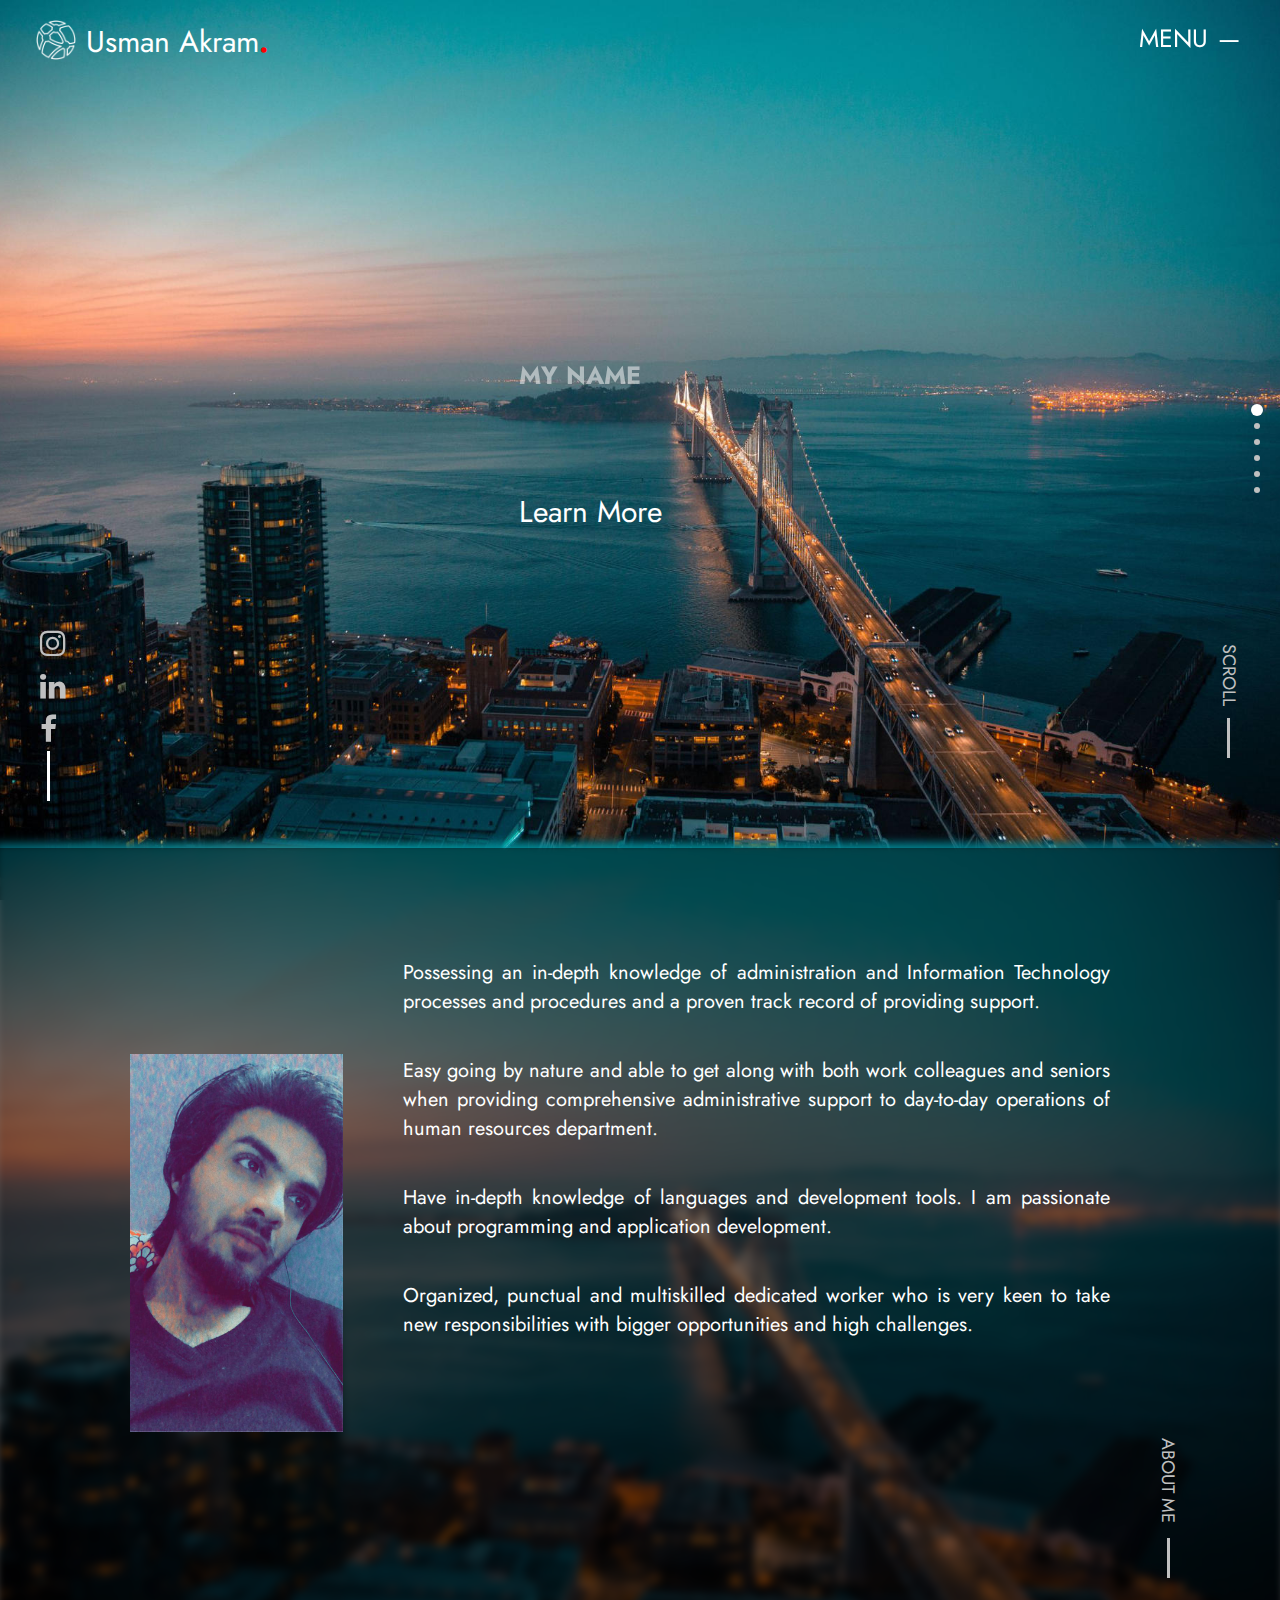
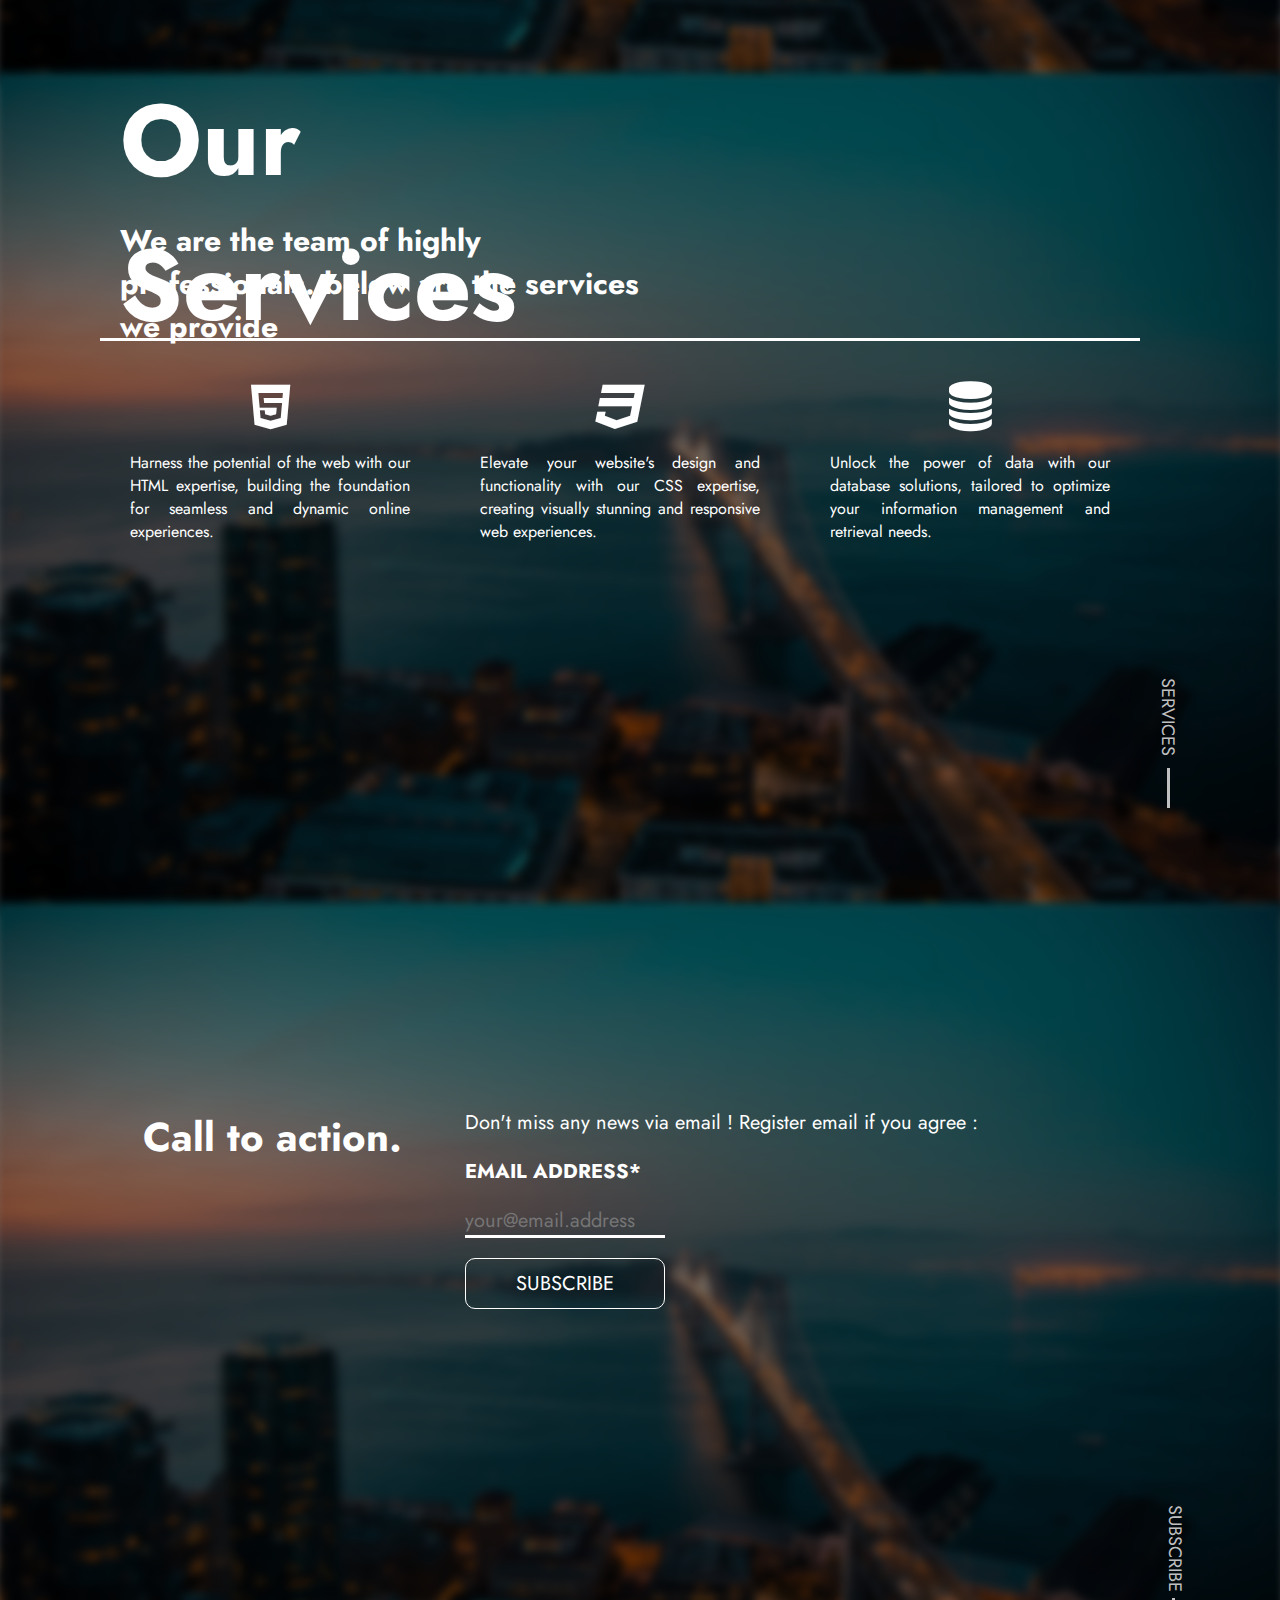
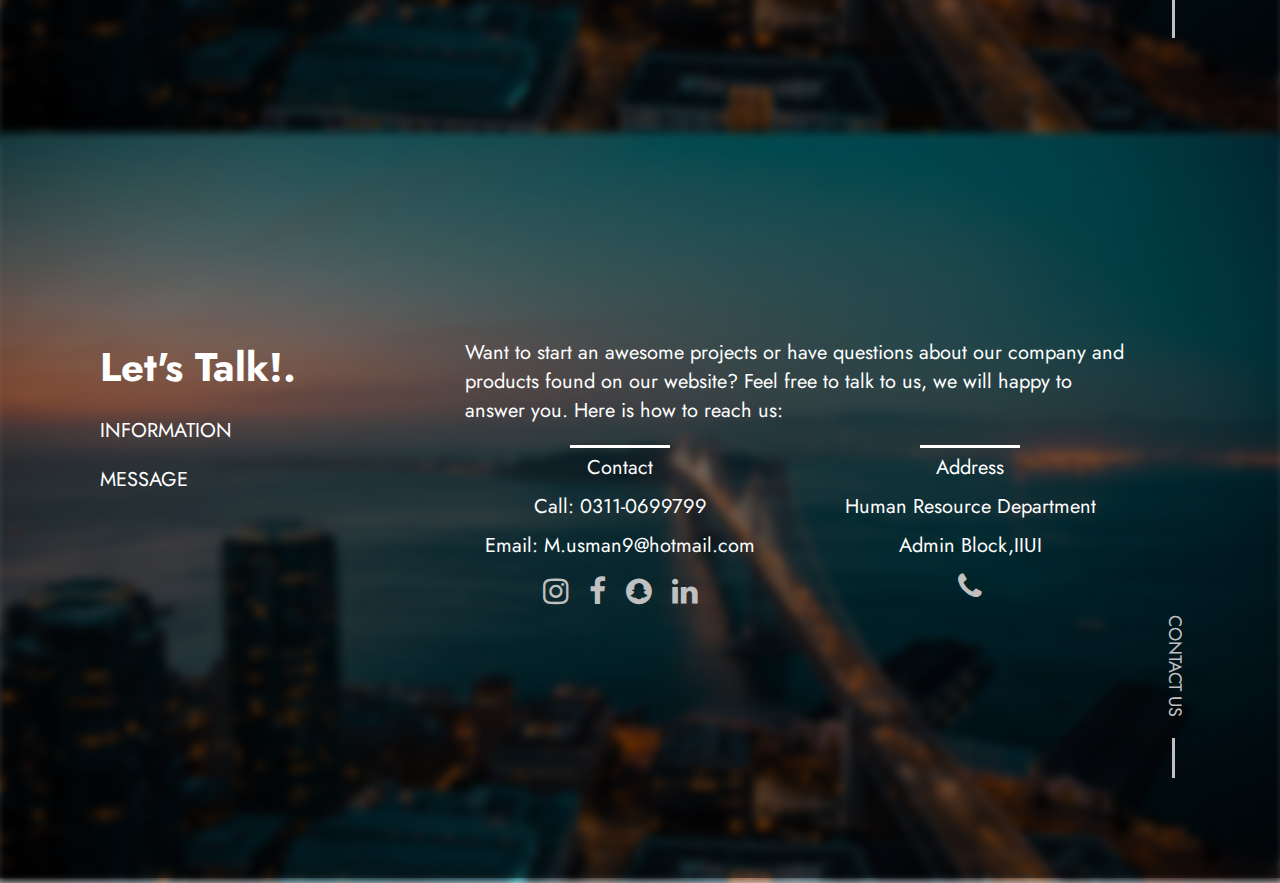
<file: index.html>
<!DOCTYPE html>
<html lang="en">
<head>
    <meta charset="UTF-8">
    <meta name="viewport" content="width=device-width, initial-scale=1.0">
     <title>Portfolio - Usman Akram</title>

     <link rel="stylesheet" href="assets/css/style.css">
     <link rel="stylesheet" href="https://fonts.googleapis.com/css?family=Jost|Montserrat|Open+Sans&display=swap">
     <link rel="stylesheet" href="https://cdnjs.cloudflare.com/ajax/libs/font-awesome/4.7.0/css/font-awesome.min.css">
    
<link href="https://fonts.googleapis.com/css2?family=Megrim&family=Space+Mono&display=swap" rel="stylesheet">
</head>
<body>
   <section id="home" class="container">
    <div class="logo">
        <img src="assets/img/logo.png" alt="Logo" />
        <span>Usman Akram<strong>.</strong></span>
    </div> 
  <div class="navbar">
      
        <button id="menu-button">MENU</button>
    </div>
    <div class="blur-background">
        <nav class="nav-menu">
            
            <div class="ico">
                <span class="horizon"></span>
                <a href="https://instagram.com/sh.a9i" target="_blank"><i class="fa fa-instagram"></i></a> 
                <a href="https://www.facebook.com/FlyynR" target="_blank"><i class="fa fa-facebook"></i></a>
                <a href="https://www.linkedin.com/in/usmanakram9" target="_blank"><i class="fa fa-linkedin"></i></a>
               
        </div>
            <ul class="nav-menu-item">
                <li><a href="index.html">Home</a></li>
               
                <li><a href="#about">About</a></li>
              
            </ul>
            <ul class="nav-menu-item2">
                <li><a href="#service">Services</a></li>
                <li><a href="#subscribe">Subscribe</a></li>

                <li><a href="#contactus">Contact</a></li>
            </ul>
         <div class="copy">
           <p>&copy; Copyright- Usman Akram</p>
         </div>
        </nav>  
       
        <div class="vertical-line"></div>
       
    </div>

  
</section>

<section id="banner" class="banner">
    <div class="left">
        <a href="https://instagram.com/sh.a9i" target="_blank"><i class="fa fa-instagram"></i></a> 

        <a href="https://www.linkedin.com/in/usmanakram9"><i class="fa fa-linkedin"></i></a>
        <a href="https://www.facebook.com/FlyynR" target="_blank"><i class="fa fa-facebook"></i></a>
        <div class="left-line"></div>
    </div>
   <div class="head">
    <h1>
        <span class="light"></span>
        <span class="normal"></span>
      </h1>
      

      <p>Learn More</p>
      <div class="arr">
      <div class="down-line line1"></div><div class="down-line line2"></div>
    </div>
      
    </div>
    <div class="scrol">
        <p class="vert">SCROLL</p>
    <div class="lf"></div>
</div>
    <div class="right">
       
        <ul class="dots-navigation">
            <li class="dot active"></li>
            <li class="dot"></li>
            <li class="dot"></li>
            <li class="dot"></li>
            <li class="dot"></li>
            <li class="dot"></li>
          
        </ul>
    </div>
   
</section>

<section id="about" class="about">
    <div class="pic">
        
       <img src="./assets/img/usm.jpeg" alt="">
    </div>
    <div class="des">
        <p class="one">Possessing an in-depth knowledge of administration and Information Technology processes and
            procedures and a proven track record of providing support.</p>
        <p class="two">Easy going by nature and able to get along with
            both work colleagues and seniors when providing comprehensive administrative support to day-to-day
            operations of human resources department.</p>
        <p class="three">Have in-depth knowledge of languages and development
            tools. I am passionate about programming and application development.</p>
            <p class="four">Organized, punctual and multiskilled dedicated worker who is very keen to take new responsibilities with bigger opportunities and high
                challenges.
                </p>
    </div>
    <div class="abscrol">
        <p class="abvert">ABOUT ME</p>
    <div class="ablf"></div>
</div>
</section>

<section id="service" class="service">
    <div class="servicet">
<div class="serh">
    <h1>Our Services</h1>
</div>
    <div class="serd"><h1>We are the team of highly professionals. below are the services we provide</h1>
    </div>    

    <div class="vertline"></div>
    <div class="cont">
        <div class="item1">
            <div class="iconn"> <i class="fa fa-html5"></i></div>
            <div class="serdesc"><p>Harness the potential of the web with our HTML expertise, building the foundation for seamless and dynamic online experiences.</p></div>
            
           
           
        </div>
        <div class="item2">
            <div class="iconn"><i class="fa fa-css3"></i></div> 
            <div class="serdesc"><p>Elevate your website's design and functionality with our CSS expertise, creating visually stunning and responsive web experiences.</p></div> 
        </div>
        <div class="item3">
            <div class="iconn"><i class="fa fa-database"></i></div>
            <div class="serdesc"><p>Unlock the power of data with our database solutions, tailored to optimize your information management and retrieval needs.</p></div>
            
        </div>
    </div>
    </div>
   
    
  
    <div class="service-abscrol">
        <p class="service-abvert">SERVICES</p>
        <div class="service-ablf"></div>
    </div>
    
    
</section>


<section id="subscribe" class="subscribe">
    <div class="subscribet">
<div class="subit1"><h1>Call to action.</h1></div>
<div class="subit2"><p>Don't miss any news via email ! Register email if you agree :</p>
<h4>EMAIL ADDRESS*</h4>
<input type="text" placeholder="your@email.address" />
<input type="submit" value="SUBSCRIBE" />
</div>

    </div>
   
    
    <div class="subscribe-abscrol">


        <p class="subscribe-abvert">SUBSCRIBE</p>
        <div class="subscribe-ablf"></div>
    </div>

</section>




<section id="contactus" class="contactus">
    <div class="contactust">
        <div class="contactit1">
            <h1>Let's Talk!.</h1>
        <p>INFORMATION</p>
        <p class="mes">MESSAGE</p>
    </div>
        <div class="contactit2">
            <p>Want to start an awesome projects or have questions about our company and products found on our website? Feel free to talk to us, we will happy to answer you. Here is how to reach us:</p>
           <div class="box">
            <div class="it1">
               <div class="hl"></div>
               <p>Contact</p>
               <p>Call: 0311-0699799</p>
               <p>Email: M.usman9@hotmail.com</p>
               <div class="socio">
               <a href="https://instagram.com/sh.a9i" target="_blank"> <i class="fa fa-instagram" ></i></a>
               <a href="https://www.facebook.com/FlyynR" target="_blank"> <i class="fa fa-facebook" ></i></a>
               <a href="https://t.snapchat.com/dZz5WrIQ" target="_blank"><i class="fa fa-snapchat" ></i></a>
               <a href="https://www.linkedin.com/in/usmanakram9" target="_blank"><i class="fa fa-linkedin" ></i></a>
               </div>
               
            </div>
            <div class="it2">
               <div class="hl2">
              
               </div>
               <p>Address</p>
               <p>Human Resource Department</p>
               <p>Admin Block,IIUI</p>
          
             <a href="#">  <i class="fa fa-phone"> </i> </a>
            </div>
           </div>
        </div>
    </div>
    <div class="contactus-abscrol">
        <p class="contactus-abvert">CONTACT US</p>
        <div class="contactus-ablf"></div>
    </div>
</section>




    <script src="assets/js/main.js">
 


        </script>
</body>
</html>
</file>
<file: assets/css/style.css>
* {
    margin: 0;
    padding: 0;
    font-family: "Jost", "Montserrat", "Open Sans", sans-serif;
}

body::-webkit-scrollbar {
    display: none;
  }
body{
    width: 100%;
   
    background-image: url('../img/bg-default.jpg'); 
    background-size: cover; 
  
    scrollbar-width: thin;
    scrollbar-color: transparent transparent;
    background-repeat: no-repeat;
    background-position: center;
    height: 100vh;
}
.container {
    display: flex;
   column-gap: 40px;
   
  
  
}



.logo {
    display: flex;
    padding: 20px; 
}


.logo img {
  height: 40px; 
  width: auto;
  margin-left: 16px;
 

}

.logo span{
    margin-left: 10px;
    font-size: 30px;
    color:white;
    
    font-family: "Jost", "Montserrat", "Open Sans", sans-serif;
    
}
.logo span strong{
   
    color:red;
    
    font-size: 30px;
}


.navbar {
    
    display: flex;
   
    background-color: transparent;
    padding: 10px;
    position: fixed;
    justify-content: space-between;
    top: 0;
    right: 0;
    z-index: 400; 
    
}

.blur-background {
    display: none;
    background-color: rgba(0, 0, 0, 0.2); 
    position: fixed;
    align-items: center;
    height: 100vh;
    left: 0;
    width: 100%;
    backdrop-filter: blur(5px); 
    z-index: 300;
  
    
   
}
.vertical-line {
    border-left: 3px solid white;
    margin-top:50px;
    height: 350px; 
  }



.nav-menu {
    margin-top: 50px;
    display: flex;
    margin-left: 100px;
    width: 650px;
    height: 300px;
   
    align-items: center;
  
}

.nav-menu-item{
   
   
    display: flex;
    height: 300px;
    flex-direction: column;
    justify-content: flex-start;
} 
.nav-menu-item2{
    
    display: flex;
    height: 300px;
    flex-direction: column;
    justify-content: flex-start;
}
.ico{
    display: flex;
    justify-content: end;
    align-items: end;
   height:300px ;
    /* row-gap: 20px; */
    font-size: 30px;
   
    
}
.ico a{
    color: #C0C0C0;
    padding-left: 10px;
    
}
.ico a:hover{
    color: white;
}
.horizon {
   left: 20px;
    transform: translateY(-50%);
    width: 30px; 
    height: 3px; 
    margin-bottom: 15px;
    background-color: white; 
  }

.nav-menu ul {
    list-style: none; 
    margin: 0;
    padding: 0;
}


.nav-menu li {
    
    font-size: 40px; 
    color: white;
    padding: 10px 20px;
  
    border-radius: 5px; 
    transition: background-color 0.3s; 
}

.nav-menu li:hover {
    background-color: rgba(0, 0, 0, 0.6); 
}
.nav-menu li a{
    text-decoration: none;
    color: white;
    font-family: "Jost", "Montserrat", "Open Sans", sans-serif;

}

.copy{
    height: 100%;
    display: flex;
    align-items: end;
  
}
.copy p{
color:white;
font-size: 15px;
font-family: Megrim;
}
#menu-button {
    padding-top: 10px ;
    padding-right:20px ;
    background-color: transparent;
    border: none;
    color: white;
    cursor: pointer;
    font-size: 25px;
   font-family: "Jost", "Montserrat", "Open Sans", sans-serif;
   transition: 0.5s;
}

#menu-button::after {
    content: '—';
    margin-left: 10px; 
    margin-right: 10px;
    color: white;
 
}


#menu-button.opened {
    
    transition: 0.5s;
     animation: rotateMenu 0.6s linear forwards;
}


#menu-button.opened::after {
    content: '✕'; 
    animation: fadeIn 0.5s ease;
}


@keyframes fadeIn {
    from {
        opacity: 0;
    }
    to {
        opacity: 1;
    }
}

.banner {
    display: flex;
    /* flex-direction: column; */
    justify-content: space-around;
    align-items: center;
    height: 75vh; 
    background: none; 
  
   width: 100%;

}

.head{
    display: flex;
   
    width:1100px;
    justify-content: center;
    flex-direction: column;
    align-items: center;
}

.left{
    display: flex;
    flex-direction: column;
   
    height: 100%;
    width: 50px;
   justify-content: end;
    color:white;
    margin-left: 40px;
   padding-bottom: 140px;
    position: fixed;
    left: 0;
    z-index: 200;
}
.left a{
   
    width: 30px;
   
    color: #C0C0C0;
    font-size: 30px;
    
}

.left a:hover{
    color: white;
}

.left-line {
    border-left: 3px solid white;
   margin-left: 7px;
    height:50px; 
  }

.right{
    
    display: flex;
   justify-content: end;
   align-items: center;
   
    height: 100%;
    width: 50px;
    color: white;
    margin-right: 20px;
    position: fixed;
    right: 0; 
    top: 0; 
    bottom: 0;
    z-index: 140;
   
}


.scrol{
    width: 20px;
    display: flex;
    flex-direction: column;
  
    height:100%;
    justify-content: end;
    align-items: end;
    row-gap: 10px;
    
}
.scrol:hover > .vert, .scrol:hover .lf{
    color: white 
}

.vert{
    font-size: 18px; 
    color:#C0C0C0;
    transform: rotate(90deg);
    padding-bottom: 40px;
}
.lf{
    border-left: 3px solid #C0C0C0;
    margin-right: 10px;
     height:40px;
}

.dots-navigation {
    list-style: none;
    padding: 0;
   
}

.dot{
    width: 6px; 
    height: 6px; 
    background-color: #C0C0C0;
    margin: 10px 0; 
    border-radius: 50%; 
    cursor: pointer;
    transition: transform 0.3s ease-in-out, background-color 0.3s ease-in-out; /* Smooth transition on hover */

}

.dot:hover {
    transform: scale(2); 
    background-color: white; 
    transition: background-color 0.3s ease-in-out;
}
.dot:not(:hover) {
    transform: scale(1); 
}
.dot.active {
    transform: scale(2); 
    background-color: white; 
}



.light {
   
    font-size: 25px;
    color: white;
    text-align: center;
    z-index: 1; /* Place text above dots */
    opacity: 0.5; /* Text color */
    font-family: "Jost", "Montserrat", "Open Sans", sans-serif;
}
.normal{
    font-size: 70px;
    color: white;
    text-align: center;
    z-index: 1; /* Place text above dots */
 padding: 10px;
    font-family: "Jost", "Montserrat", "Open Sans", sans-serif;
    
}

.head h2{
    color: white;
    font-size: 20px;
}

.head p{
    margin-top: 80px;
    color: white;
    font-size: 30px;
}

.about {
   
    display: flex;
    column-gap: 20px;
    margin: 90px 0 0 0;
    height: 70vh;
    position: relative; 
    
    padding: 100px 100px;
    background-color: rgba(0,0,0,0.5); 
   
}

.about::before {
    content: "";
    
    position: absolute;
    top: -5px; /* Offset the blur effect by applying a negative margin */
    left: -5px; /* Offset the blur effect by applying a negative margin */
    right: -5px; 
    bottom: -5px;
    background-image: url('../img/bg-default.jpg');
    background-size: cover;
    background-repeat: no-repeat;
    background-position: center;
    filter: blur(5px);
   
    
    z-index: -1; 
}

.about .pic{
    
    display: flex;
    
    width: 300px;
    height: 100%;
    justify-content: center;
    flex-direction: column;
}


.about .pic img{
    padding: 30px;
    max-width: 80%;
    max-height: 80%;
    width: auto;
    height: auto;
    padding-bottom: 70px;
}
.about .des{
    display: flex;
    flex-direction: column;
       
        
    width: 800px;
    height: 100%;
  
    row-gap: 20px;
}

.about .des .one{
    text-align: justify;    
    padding: 10px;
    font-size: 20px;
    color: white;
display: flex;

}
.about .des .two{
    text-align: justify;
    padding: 10px;
    font-size: 20px;
    color: white;
    display: flex;
   
}
.about .des .three{
    text-align: justify;
    padding: 10px;
    font-size: 20px;
    color: white;
    display: flex;

}
.about .des .four{
    text-align: justify;
    padding: 10px;
    font-size: 20px;
    color: white;
    display: flex;

}

.abscrol{
    width: 40px;
    display: flex;
    flex-direction: column;
  
    height:100%;
    justify-content: end;
    align-items: end;
    row-gap: 10px;
  
   
    
}
.abscrol:hover > .abvert, .scrol:hover .ablf{
    color: white 
}

.abvert{
  
   width: 90px;
    font-size: 18px; 
    color:#C0C0C0;
    transform: rotate(90deg);
    padding-bottom: 65px;
}
.ablf{
    border-left: 3px solid #C0C0C0;
    margin-right: 10px;
     height:40px;
}


.service {
    display: flex;
     
     
    height: 70vh;
    position: relative; 
  
    padding: 100px 100px;
    background-color: rgba(0,0,0,0.5); 
    
}

.service::before {
    content: "";
    
    position: absolute;
    top: -5px; /* Offset the blur effect by applying a negative margin */
    left: -5px; /* Offset the blur effect by applying a negative margin */
    right: -5px; 
    bottom: -5px;
    background-image: url('../img/bg-default.jpg');
    background-size: cover;
    background-repeat: no-repeat;
    background-position: center;
    filter: blur(5px);
   z-index: -1; 
}

.servicet {
    display: flex;
    width: 100%;
    height: 100%;
    justify-content: start;
    flex-direction: column;
   
}
.serh{
    color: white;
    font-size: 50px;
    padding-left: 20px;
    align-items: center;
    height: 70px;
    width: 50%;
    display: flex;
    

}
.serd{
    font-size: 15px;
    color: white;
    padding-left: 20px;
    align-items: center;
    width: 50%;
    height: 70px;
    display: flex;
   
}

.vertline{
    display: flex;
    width: 100%; 
    border-bottom: 3px solid white;
    padding-top: 20px;
}
.cont{
    display: flex;
    justify-content: space-between;
    
    height: 100%;
}
.item1{
    padding-top: 20px;
    margin: 20px;
    width: 300px;
display: flex;
flex-direction: column;

row-gap: 20px;
align-items: center;


}
.iconn{
    color: white;
    
}
.iconn i{
    font-size: 50px;
}
.item2{ 
    padding-top: 20px;
    margin: 20px;
    width: 300px;
    display: flex;
   
  
    flex-direction: column;

row-gap: 20px;
align-items: center;
}
.item3{ 
    padding-top: 20px;
    margin: 20px;
    width: 300px;
    display: flex;
   
   
    flex-direction: column;

row-gap: 20px;
align-items: center;
}

.serdesc p{
    color: white;
    text-align: justify;
    padding: 0 10px;
}
.service-abscrol {
    width: 40px;
    display: flex;
    flex-direction: column;
    height: 100%;
    justify-content: end;
    align-items: end;
   
}

.service-abscrol:hover > .service-abvert, .service-scrol:hover .service-ablf {
    color: white; /* Change background color on hover */
}

.service-abvert {
    width: 90px;
    font-size: 18px;
    color: #C0C0C0;
    transform: rotate(90deg);
    padding-bottom: 65px;
}

.service-ablf {
    border-left: 3px solid #C0C0C0;
    margin-right: 10px;
    height: 40px;
}


.subscribe {
    display: flex;
    height: 70vh;
    position: relative;
   
    padding: 100px 100px;
    background-color: rgba(0, 0, 0, 0.5);
}

.subscribe::before {
    content: "";

    position: absolute;
    top: -5px; /* Offset the blur effect by applying a negative margin */
    left: -5px; /* Offset the blur effect by applying a negative margin */
    right: -5px;
    bottom: -5px;
    background-image: url('../img/bg-default.jpg');
    background-size: cover;
    background-repeat: no-repeat;
    background-position: center;
    filter: blur(5px);
    z-index: -1;
}

.subscribet{
    display: flex;
    width: 100%;
    height: 100%;
  
    flex-direction: row;
    
}
.subit1{
    display: flex;
    justify-content: center;
    padding-top: 100px;
    width: 345px;
   
}
.subit1 h1{
    color: white;
    font-size: 40px;
}
.subit2{
    display: flex;
    flex-direction: column;
    justify-content: start;
    padding-top: 100px;
    width: 700px;
   
}
.subit2 p{
    font-size: 20px;
    padding: 0 20px;
    color: white;
}
.subit2 h4{
    font-size: 20px;
    padding: 20px 20px;
    color: white;

}
.subit2 input[type=text]{
    background-color: transparent;
 
    margin: 0 20px;
    font-size: 20px;
    color: white;
    width: 200px;
    border-bottom: 3px solid white;
    border-top: none;
    border-right: none;
    border-left: none;
    transition: background-color 0.3s;
}
.subit2 input:focus {
   
    box-shadow: 0 0 5px rgba(192, 192, 192, 0.5);
    outline: none;
}
.subit2 input[type=submit]{
    margin: 20px;
    font-size: 20px;
    background-color: transparent;
    color: white;
    border: 1px solid white; 
    width: 200px;
    padding: 10px;
    border-radius: 10px;
   

}
.subit2 input[type=submit]:hover{
    background-color: white;
    color: black;
    transition: 0.5s ease-in;

}
.subscribe-abscrol {
    width: 40px;
    display: flex;
    flex-direction: column;
    height: 100%;
    justify-content: end;
    align-items: end;
    
   
}

.subscribe-abscrol:hover > .subscribe-abvert, .subscribe-scrol:hover .subscribe-ablf {
    color: white;
}

.subscribe-abvert {
    width: 90px;
    font-size: 18px;
    color: #C0C0C0;
    transform: rotate(90deg);
    padding-bottom: 70px;
}

.subscribe-ablf {
    border-left: 3px solid #C0C0C0;
    margin-right: 10px;
    height: 40px;
}

.contactus {
    display: flex;
    height: 60vh;
    position: relative;
 
    padding: 100px 100px;
    background-color: rgba(0, 0, 0, 0.5);
}

.contactus::before {
    content: "";
    position: absolute;
    top: -5px;
    left: -5px;
    right: -5px;
    bottom: -5px;
    background-image: url('../img/bg-default.jpg');
    background-size: cover;
    background-repeat: no-repeat;
    background-position: center;
    filter: blur(5px);
    z-index: -1;
}

.contactust {
    display: flex;
    width: 100%;
    height: 100%;
    flex-direction: row;
}

.contactit1 {
    display: flex;
    justify-content: start;
    padding-top: 100px;
    width: 345px;
    flex-direction: column;
    
}

.contactit1 h1 {
    color: white;
    font-size: 40px;
}

.contactit1 p{
    margin: 20px 0;
    color: white;
    font-size: 20px;
}

.contactit1 .mes{
  margin: 0 0;
    color: white;
    font-size: 20px;
}
.contactit2 {
    display: flex;
    flex-direction: column;
    justify-content: start;
    padding-top: 100px;
    width: 700px;
    
}

.contactit2 p {
    font-size: 20px;
    padding: 0 20px;
    color: white;
}

.box{
    display: flex;
    
    flex-direction: row;
    height: 100%;
}
.it1{
    width: 400px;
    display: flex;
    flex-direction: column;
   
    align-items: center;
    

}
.it1 .hl{
    width: 100px;
    color: white;
   margin-top: 20px;
    border-bottom: 3px solid white;

}
.it1 p{
    margin-top: 5px;
    margin-bottom: 5px;
}

.it1 .socio{
display: flex;
column-gap: 20px;
margin-top: 5px;
}
.it1 a{
    color: #C0C0C0;
    font-size: 30px;
    
}

.it1 a:hover{
    color: white;
    
}
.it2 a{
    color: #C0C0C0;
    font-size: 30px;
    
}

.it2 a:hover{
    color: white;
    
}
.it2 p{
    margin-top: 5px;
    margin-bottom: 5px;
}
.it2{
    flex-direction: column;
    align-items: center;
    width: 400px;
    display: flex;
   
    
}

.it2 .hl2{
    width: 100px;
    color: white;
   margin-top: 20px;
    border-bottom: 3px solid white;
}

.contactus-abscrol {
    width: 40px;
    display: flex;
    flex-direction: column;
    height: 100%;
    justify-content: end;
    align-items: end;
}

.contactus-abscrol:hover > .contactus-abvert,
.contactus-scrol:hover .contactus-ablf {
    color: white;
}

.contactus-abvert {
    display: flex;
    flex-direction: row;
    font-size: 18px;
    color: #C0C0C0;
    transform: rotate(90deg);
    padding-bottom: 100px;
    
    width: 120px;
   
   
    
}


.contactus-ablf {
    border-left: 3px solid #C0C0C0;
    margin-right: 10px;
    height: 40px;
}



@media (max-width: 768px){
  
  
   body{
    background-size: 100% 100%;
    /* background-size: contain; */
   }
    .container {
        column-gap: 0;
        
    }

    .logo {
        padding: 10px;
    }

    .logo img {
        height: 30px;
    }

    .logo span {
        font-size: 24px;
    }

    .hide-on-small-screen {
        display: none;
    }

    .navbar {
        padding: 5px;
      
      position: absolute;
    }
    .normal{
        font-size: 20px;
    }
    .light{
        font-size: 20px;
    }

    .left{
        position: absolute;
    }
    .blur-background {
        width: 42%;
   
        backdrop-filter: blur(3px);
    }

    .nav-menu {
        margin-top: 20px;
        margin-left: 20px;
        width: auto;
        flex-direction: column;
        align-items: flex-start;
    }

    .ico {
        height: auto;
        font-size: 24px;
    }

    .horizon {
        width: 20px;
        height: 2px;
        margin-bottom: 10px;
    }
    .nav-menu li {
        font-size: 30px;
        padding: 8px 16px;
    }

    .copy p {
        font-size: 14px;
    }

    #menu-button {
       justify-content: center;
        top: 10px; 
        right: 10px; 
        padding: 8px 16px;
        font-size: 20px;
    }

    .right{
        position: absolute;
    }

    .about {
        
        margin-top: 105px;
        height: auto; 
        padding: 50px; 
     flex-direction: column;
    }
  
    .about .pic img {
        flex-direction: column;
        max-width: 100%; 
        padding: 15px; 
     
    }
    .about .des {
       
        width: 100%; 
    }
  
    .about .des .one,
    .about .des .two,
    .about .des .three,
    .about .des .four {
        
        font-size: 18px; 
        padding: 8px; 
    }

 

  .service{
    height: auto; 
        padding: 50px; 
     flex-direction: column;
  }

    .servicet{
      
      
        width: 100%;
        
    }
    .serh{
        width: 100%;
        font-size: 20px;
      margin-left: 25px;
       
    }
    .serd{
       
        font-size: 10px;
      width: 100%;
     padding: 0 10px;
        
    }
    .cont{

        justify-content: center;
  flex-direction: column;
  margin: 0 0;
    }
    .item1{
        width: 100%;
        margin:0 5px 0 0;
        
        
    }
    .item2{
        width: 100%;
       
        margin:0 5px 0 0;
    }
    .item3{
        width: 100%;
        margin:0 5px 0 0;
    }
 



    
.subscribe{
    height: auto; 
    padding: 50px; 
 
}
.subscribet{
    width: 100%;
   
  
  flex-direction: column;
}
.subit1{
   
    width: 100%;
  
 
  
}
.subit2{
    width: 100%;
   
    flex-direction: column;
}

  .contactus{
    height: auto; 
    padding: 50px; 
  }
  .contactust{
    width: 100%;
    flex-direction: column;
  }
  .contactit2{

width: 100%;
   
  }
  .contactit1{
    width: 100%;
  }
  .box{
   flex-direction: column;
  
    width: 100%;
   
  }
  .it1{
    width: 100%;
  }
  .it2{
    width: 100%;
  }

   
  .abscrol {
    /* Adjust width or remove padding-left to prevent horizontal scrolling */
    
    padding-left: 0;
}

.service-abscrol {
    /* Adjust width or remove padding-left to prevent horizontal scrolling */
   
    padding-left: 0;
}

.subscribe-abscrol {
    /* Adjust width or remove padding-left to prevent horizontal scrolling */
 
    padding-left: 0;
}
.scrol{
    width: auto;
    padding-left: 0; 
    
}
}
</file>
